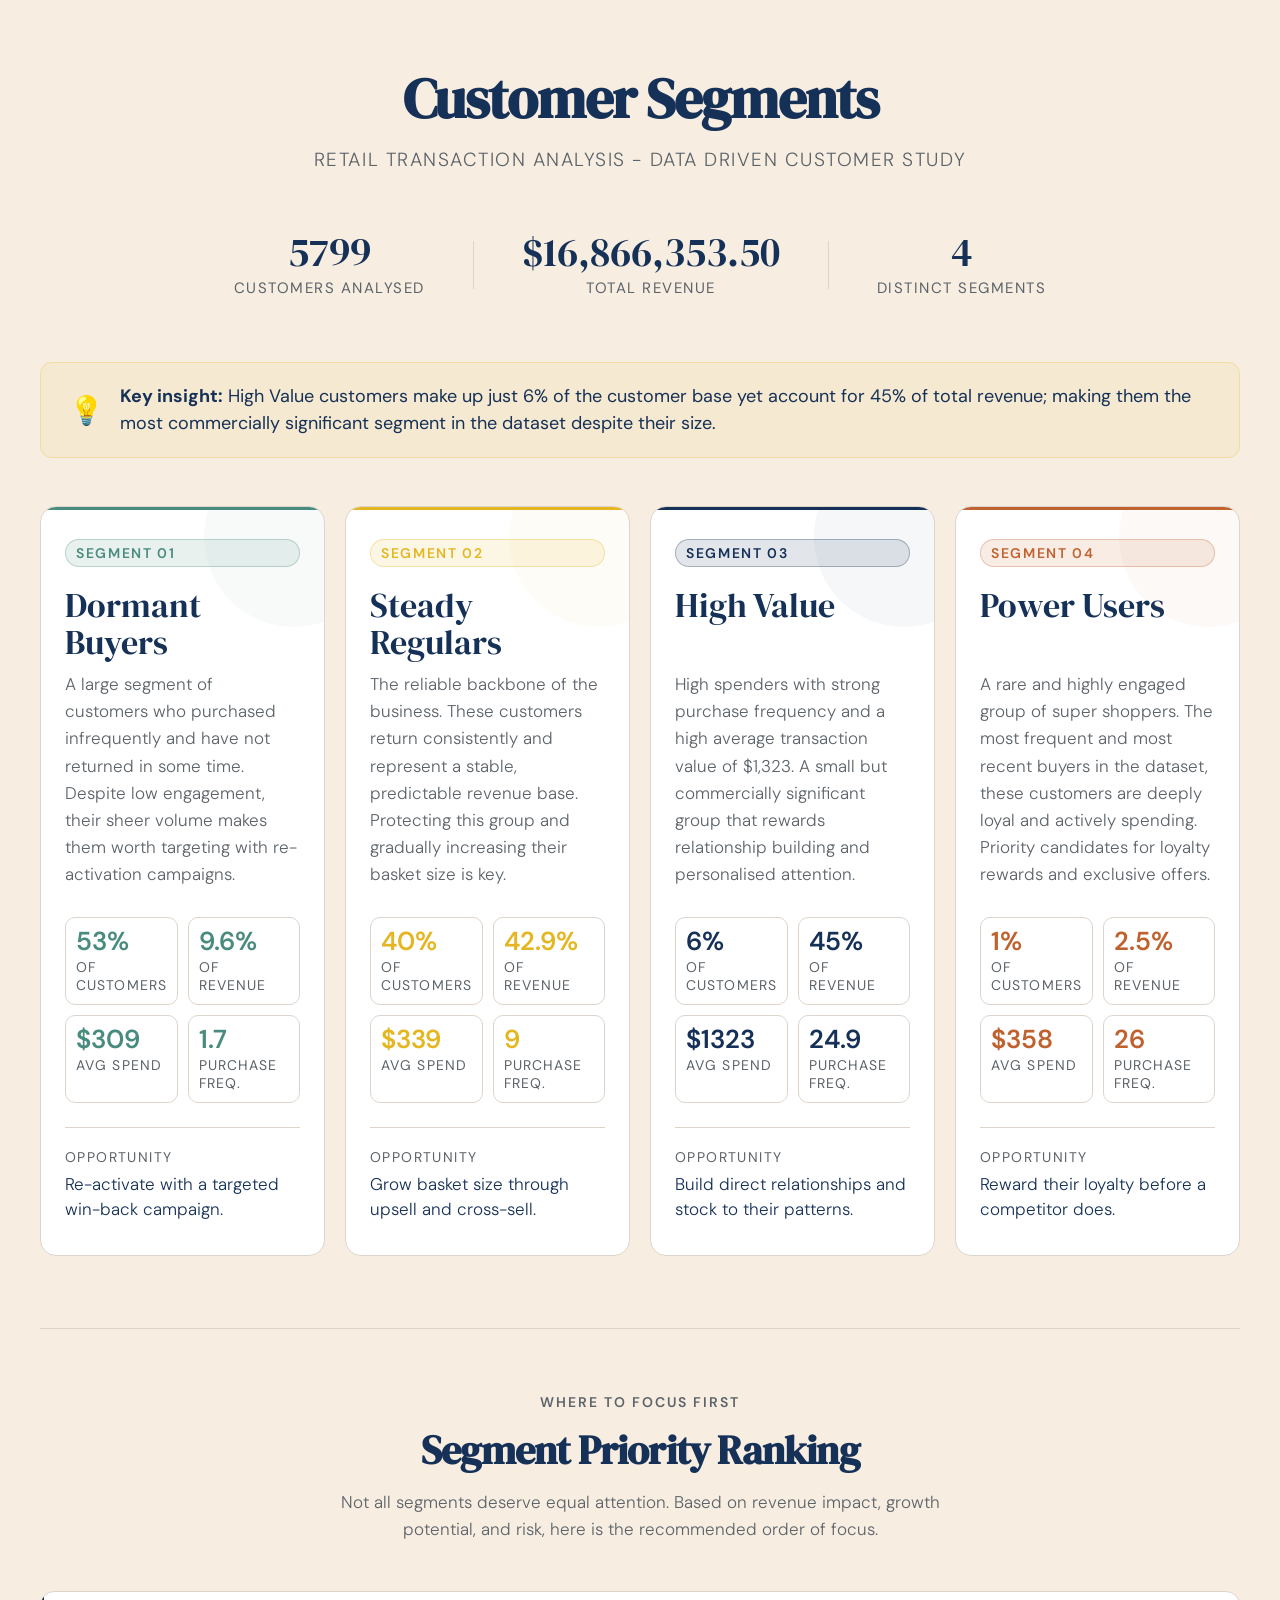
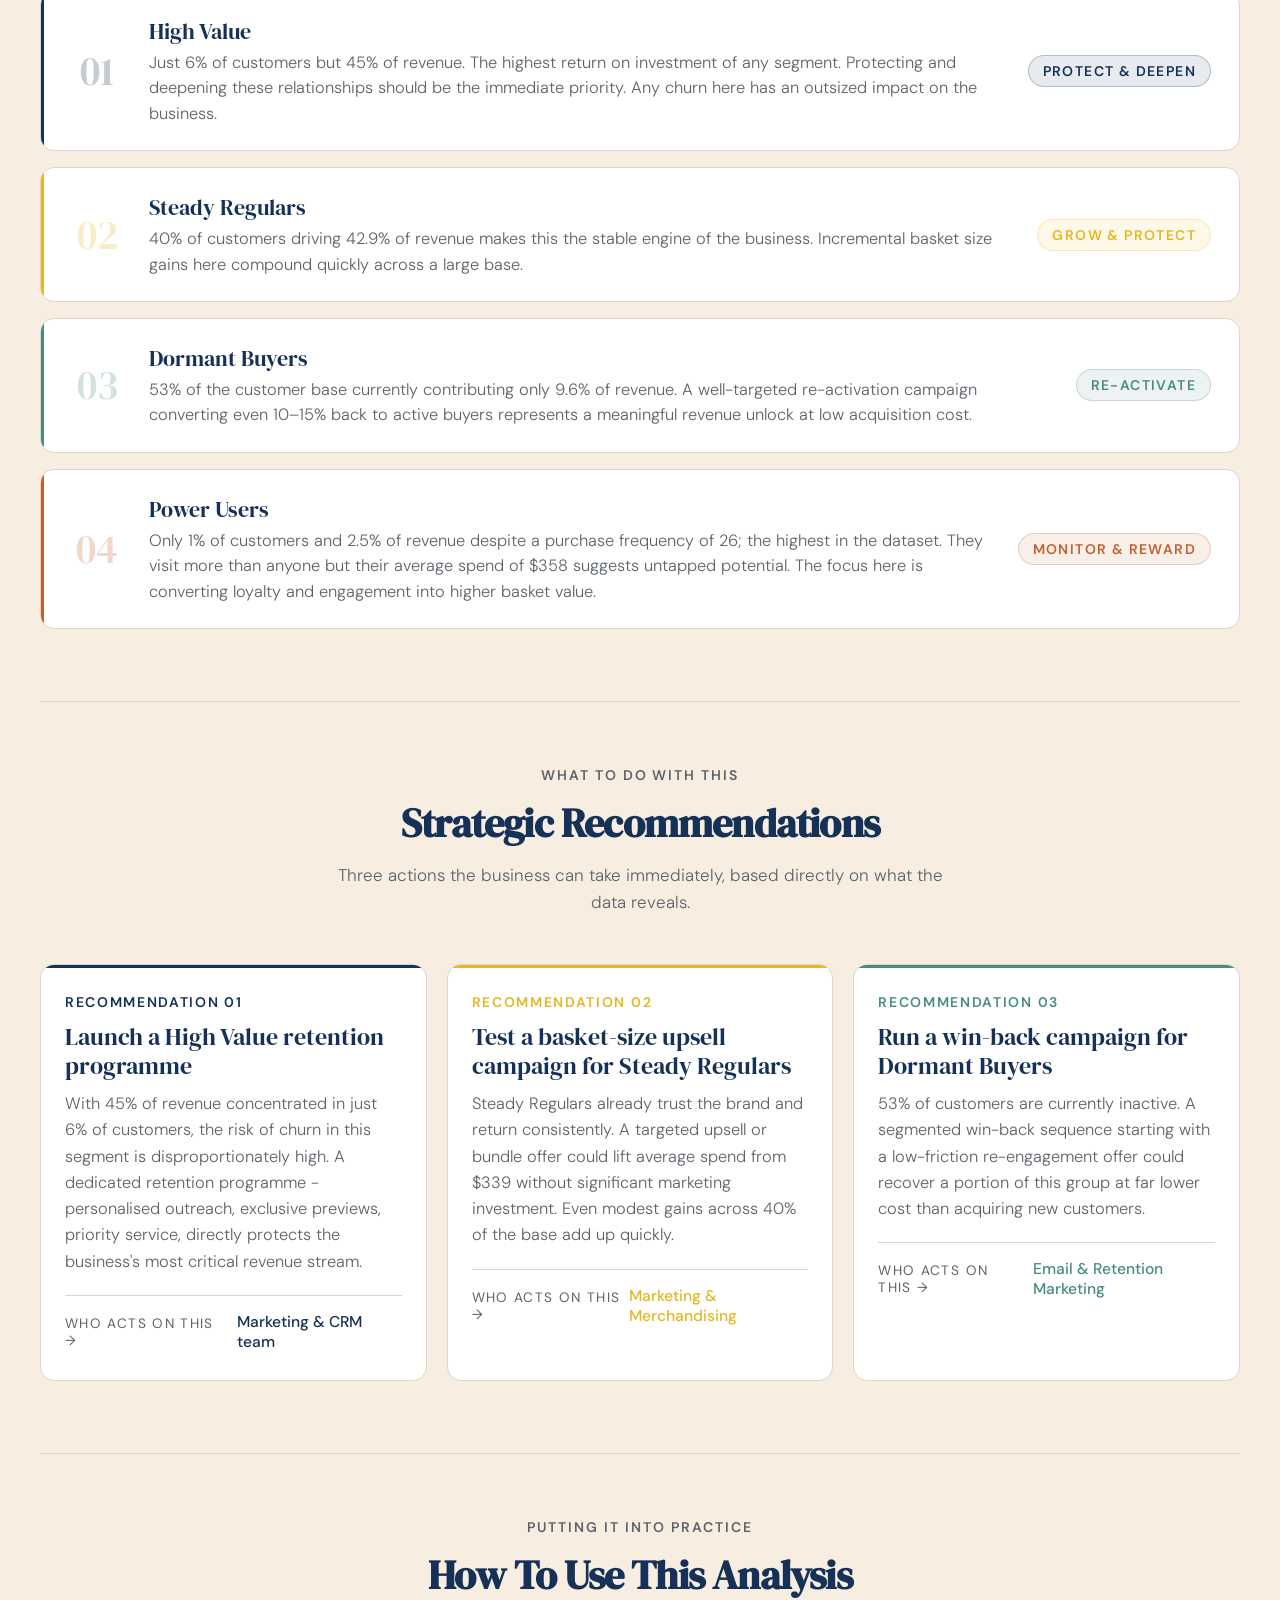
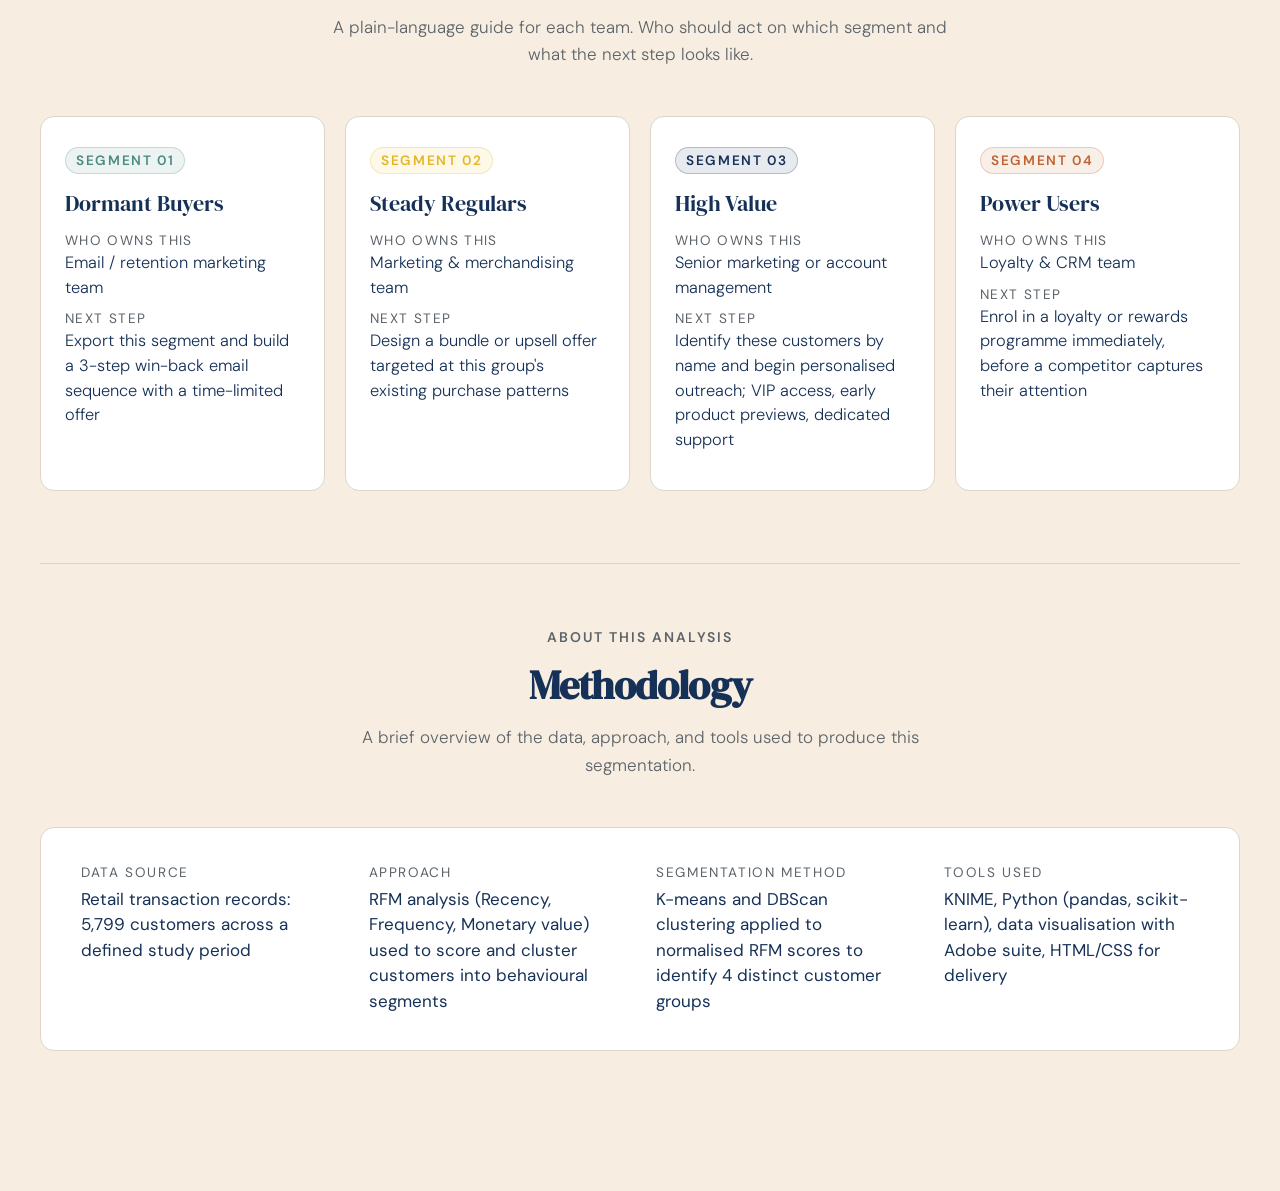
<file: index.html>
<!DOCTYPE html>
<html lang="en">
<!--check connection test-->
<head>
    <meta charset="UTF-8">
    <meta name="viewport" content="width=device-width, initial-scale=1.0">
    <title>Customer Segments</title>
    <link rel="stylesheet" href="styles.css">
</head>
<body>
    <div class="header">
        <h1>Customer Segments</h1>
        <p>Retail Transaction Analysis - Data Driven Customer Study</p>
    </div>

    <div class="headline-stats">
        <div class="headline-stat">
            <div class="value">5799</div>
            <div class="label">Customers Analysed</div>
        </div>

        <div class="divider"></div>

        <div class="headline-stat">
            <div class="value"> $16,866,353.50</div>
            <div class="label">Total Revenue</div>
        </div>

        <div class="divider"></div>

        <div class="headline-stat">
            <div class="value">4</div>
            <div class="label">Distinct Segments</div>
        </div>


    </div>

    <div class="insight-banner">
            <div class="insight-icon">💡</div>
            <div class="insight-text">
                <strong>Key insight:</strong> High Value customers make up just 6% of the customer base yet account for 45% of total revenue; making them the most commercially significant segment in the dataset despite their size.
            </div>
    </div>

    <div class="grid">
        <div class="card one-time">
            <div class="card-tag">Segment 01</div>
            <div class="card-name">Dormant Buyers</div>
            <div class="card-desc">A large segment of customers who purchased infrequently and have not returned in some time. Despite low engagement, their sheer volume makes them worth targeting with re-activation campaigns.</div>
            
            <div class="stats-grid">
                <div class="stat">
                    <div class="stat-value">53%</div>
                    <div class="stat-label">of Customers</div>
                </div>
                <div class="stat">
                    <div class="stat-value">9.6%</div>
                    <div class="stat-label">of Revenue</div>
                </div>
                <div class="stat">
                    <div class="stat-value">$309</div>
                    <div class="stat-label">Avg Spend</div>
                </div>
                <div class="stat">
                    <div class="stat-value">1.7</div>
                    <div class="stat-label">Purchase Freq.</div>
                </div>
            </div>

            <div class="opportunity">
                <div class="opportunity-label">Opportunity</div>
                <div class="opportunity-text">Re-activate with a targeted win-back campaign.</div>
            </div>
        </div> 
        <div class="card vip">
            <div class="card-tag">Segment 02</div>
            <div class="card-name">Steady Regulars</div>
            <div class="card-desc">The reliable backbone of the business. These customers return consistently and represent a stable, predictable revenue base. Protecting this group and gradually increasing their basket size is key.</div>
            
            <div class="stats-grid">
                <div class="stat">
                    <div class="stat-value">40%</div>
                    <div class="stat-label">of Customers</div>
                </div>
                <div class="stat">
                    <div class="stat-value">42.9%</div>
                    <div class="stat-label">of Revenue</div>
                </div>
                <div class="stat">
                    <div class="stat-value">$339</div>
                    <div class="stat-label">Avg Spend</div>
                </div>
                <div class="stat">
                    <div class="stat-value">9</div>
                    <div class="stat-label">Purchase Freq.</div>
                </div>
            </div>

            <div class="opportunity">
                <div class="opportunity-label">Opportunity</div>
                <div class="opportunity-text">Grow basket size through upsell and cross-sell.</div>
            </div>
        </div>

        <div class="card core">
            <div class="card-tag">Segment 03</div>
            <div class="card-name">High Value</div>
            <div class="card-desc">High spenders with strong purchase frequency and a high average transaction value of $1,323. A small but commercially significant group that rewards relationship building and personalised attention.</div>
            
            <div class="stats-grid">
                <div class="stat">
                    <div class="stat-value">6%</div>
                    <div class="stat-label">of Customers</div>
                </div>
                <div class="stat">
                    <div class="stat-value">45%</div>
                    <div class="stat-label">of Revenue</div>
                </div>
                <div class="stat">
                    <div class="stat-value">$1323</div>
                    <div class="stat-label">Avg Spend</div>
                </div>
                <div class="stat">
                    <div class="stat-value">24.9</div>
                    <div class="stat-label">Purchase Freq.</div>
                </div>
            </div>

            <div class="opportunity">
                <div class="opportunity-label">Opportunity</div>
                <div class="opportunity-text">Build direct relationships and stock to their patterns.</div>
            </div>
        </div>

        <div class="card potential">
            <div class="card-tag">Segment 04</div>
            <div class="card-name">Power Users</div>
            <div class="card-desc">A rare and highly engaged group of super shoppers. The most frequent and most recent buyers in the dataset, these customers are deeply loyal and actively spending. Priority candidates for loyalty rewards and exclusive offers.</div>
            
            <div class="stats-grid">
                <div class="stat">
                    <div class="stat-value">1%</div>
                    <div class="stat-label">of Customers</div>
                </div>
                <div class="stat">
                    <div class="stat-value">2.5%</div>
                    <div class="stat-label">of Revenue</div>
                </div>
                <div class="stat">
                    <div class="stat-value">$358</div>
                    <div class="stat-label">Avg Spend</div>
                </div>
                <div class="stat">
                    <div class="stat-value">26</div>
                    <div class="stat-label">Purchase Freq.</div>
                </div>
            </div>

            <div class="opportunity">
                <div class="opportunity-label">Opportunity</div>
                <div class="opportunity-text">Reward their loyalty before a competitor does.</div>
            </div>
        </div>

    </div>
    <hr class="section-divider">

    <div class="section-header">
        <div class="section-label">Where to focus first</div>
        <h2>Segment Priority Ranking</h2>
        <p>Not all segments deserve equal attention. Based on revenue impact, growth potential, and risk, here is the recommended order of focus.</p>
    </div>

    <div class="priority-list">
        <div class="priority-item p1">
            <div class="priority-rank">01</div>
            <div class="priority-body">
                <div class="priority-name">High Value</div>
                <div class="priority-rationale">Just 6% of customers but 45% of revenue. The highest return on investment of any segment. Protecting and deepening these relationships should be the immediate priority. Any churn here has an outsized impact on the business.</div>
            </div>
            <div class="priority-badge">Protect &amp; Deepen</div>
        </div>

        <div class="priority-item p2">
            <div class="priority-rank">02</div>
            <div class="priority-body">
                <div class="priority-name">Steady Regulars</div>
                <div class="priority-rationale">40% of customers driving 42.9% of revenue makes this the stable engine of the business. Incremental basket size gains here compound quickly across a large base.</div>
            </div>
            <div class="priority-badge">Grow &amp; Protect</div>
        </div>

        <div class="priority-item p3">
            <div class="priority-rank">03</div>
            <div class="priority-body">
                <div class="priority-name">Dormant Buyers</div>
                <div class="priority-rationale">53% of the customer base currently contributing only 9.6% of revenue. A well-targeted re-activation campaign converting even 10–15% back to active buyers represents a meaningful revenue unlock at low acquisition cost.</div>
            </div>
            <div class="priority-badge">Re-activate</div>
        </div>

        <div class="priority-item p4">
            <div class="priority-rank">04</div>
            <div class="priority-body">
                <div class="priority-name">Power Users</div>
                <div class="priority-rationale">Only 1% of customers and 2.5% of revenue despite a purchase frequency of 26; the highest in the dataset. They visit more than anyone but their average spend of $358 suggests untapped potential. The focus here is converting loyalty and engagement into higher basket value.</div>
            </div>
            <div class="priority-badge">Monitor &amp; Reward</div>
        </div>
    </div>

    <hr class="section-divider">

    <div class="section-header">
        <div class="section-label">What to do with this</div>
        <h2>Strategic Recommendations</h2>
        <p>Three actions the business can take immediately, based directly on what the data reveals.</p>
    </div>

    <div class="recs-grid">
        <div class="rec-card r1">
            <div class="rec-number">Recommendation 01</div>
            <div class="rec-title">Launch a High Value retention programme</div>
            <div class="rec-desc">With 45% of revenue concentrated in just 6% of customers, the risk of churn in this segment is disproportionately high. A dedicated retention programme - personalised outreach, exclusive previews, priority service, directly protects the business's most critical revenue stream.</div>
            <div class="rec-team">
                <div class="rec-team-label">Who acts on this →</div>
                <div class="rec-team-value">Marketing &amp; CRM team</div>
            </div>
        </div>

        <div class="rec-card r2">
            <div class="rec-number">Recommendation 02</div>
            <div class="rec-title">Test a basket-size upsell campaign for Steady Regulars</div>
            <div class="rec-desc">Steady Regulars already trust the brand and return consistently. A targeted upsell or bundle offer could lift average spend from $339 without significant marketing investment. Even modest gains across 40% of the base add up quickly.</div>
            <div class="rec-team">
                <div class="rec-team-label">Who acts on this →</div>
                <div class="rec-team-value">Marketing &amp; Merchandising</div>
            </div>
        </div>

        <div class="rec-card r3">
            <div class="rec-number">Recommendation 03</div>
            <div class="rec-title">Run a win-back campaign for Dormant Buyers</div>
            <div class="rec-desc">53% of customers are currently inactive. A segmented win-back sequence starting with a low-friction re-engagement offer could recover a portion of this group at far lower cost than acquiring new customers.</div>
            <div class="rec-team">
                <div class="rec-team-label">Who acts on this →</div>
                <div class="rec-team-value">Email &amp; Retention Marketing</div>
            </div>
        </div>
    </div>

    <hr class="section-divider">

    <div class="section-header">
        <div class="section-label">Putting it into practice</div>
        <h2>How To Use This Analysis</h2>
        <p>A plain-language guide for each team. Who should act on which segment and what the next step looks like.</p>
    </div>

    <div class="how-grid">
        <div class="how-card h1">
            <div class="how-segment-tag">Segment 01</div>
            <div class="how-segment-name">Dormant Buyers</div>
            <div class="how-row">
                <div class="how-row-label">Who owns this</div>
                <div class="how-row-value">Email / retention marketing team</div>
            </div>
            <div class="how-row">
                <div class="how-row-label">Next step</div>
                <div class="how-row-value">Export this segment and build a 3-step win-back email sequence with a time-limited offer</div>
            </div>
            
        </div>

        <div class="how-card h2">
            <div class="how-segment-tag">Segment 02</div>
            <div class="how-segment-name">Steady Regulars</div>
            <div class="how-row">
                <div class="how-row-label">Who owns this</div>
                <div class="how-row-value">Marketing &amp; merchandising team</div>
            </div>
            <div class="how-row">
                <div class="how-row-label">Next step</div>
                <div class="how-row-value">Design a bundle or upsell offer targeted at this group's existing purchase patterns</div>
            </div>
            
        </div>

        <div class="how-card h3">
            <div class="how-segment-tag">Segment 03</div>
            <div class="how-segment-name">High Value</div>
            <div class="how-row">
                <div class="how-row-label">Who owns this</div>
                <div class="how-row-value">Senior marketing or account management</div>
            </div>
            <div class="how-row">
                <div class="how-row-label">Next step</div>
                <div class="how-row-value">Identify these customers by name and begin personalised outreach; VIP access, early product previews, dedicated support</div>
            </div>
            
        </div>

        <div class="how-card h4">
            <div class="how-segment-tag">Segment 04</div>
            <div class="how-segment-name">Power Users</div>
            <div class="how-row">
                <div class="how-row-label">Who owns this</div>
                <div class="how-row-value">Loyalty &amp; CRM team</div>
            </div>
            <div class="how-row">
                <div class="how-row-label">Next step</div>
                <div class="how-row-value">Enrol in a loyalty or rewards programme immediately, before a competitor captures their attention</div>
            </div>
           
        </div>
    </div>

    <hr class="section-divider">

    <div class="section-header">
        <div class="section-label">About this analysis</div>
        <h2>Methodology</h2>
        <p>A brief overview of the data, approach, and tools used to produce this segmentation.</p>
    </div>

    <div class="methodology-box">
        <div class="method-item">
            <div class="method-label">Data Source</div>
            <div class="method-value">Retail transaction records: 5,799 customers across a defined study period</div>
        </div>
        <div class="method-item">
            <div class="method-label">Approach</div>
            <div class="method-value">RFM analysis (Recency, Frequency, Monetary value) used to score and cluster customers into behavioural segments</div>
        </div>
        <div class="method-item">
            <div class="method-label">Segmentation Method</div>
            <div class="method-value">K-means and DBScan clustering applied to normalised RFM scores to identify 4 distinct customer groups</div>
        </div>
        <div class="method-item">
            <div class="method-label">Tools Used</div>
            <div class="method-value">KNIME, Python (pandas, scikit-learn), data visualisation with Adobe suite, HTML/CSS for delivery</div>
        </div>
    </div>
</body>

</html>
</file>
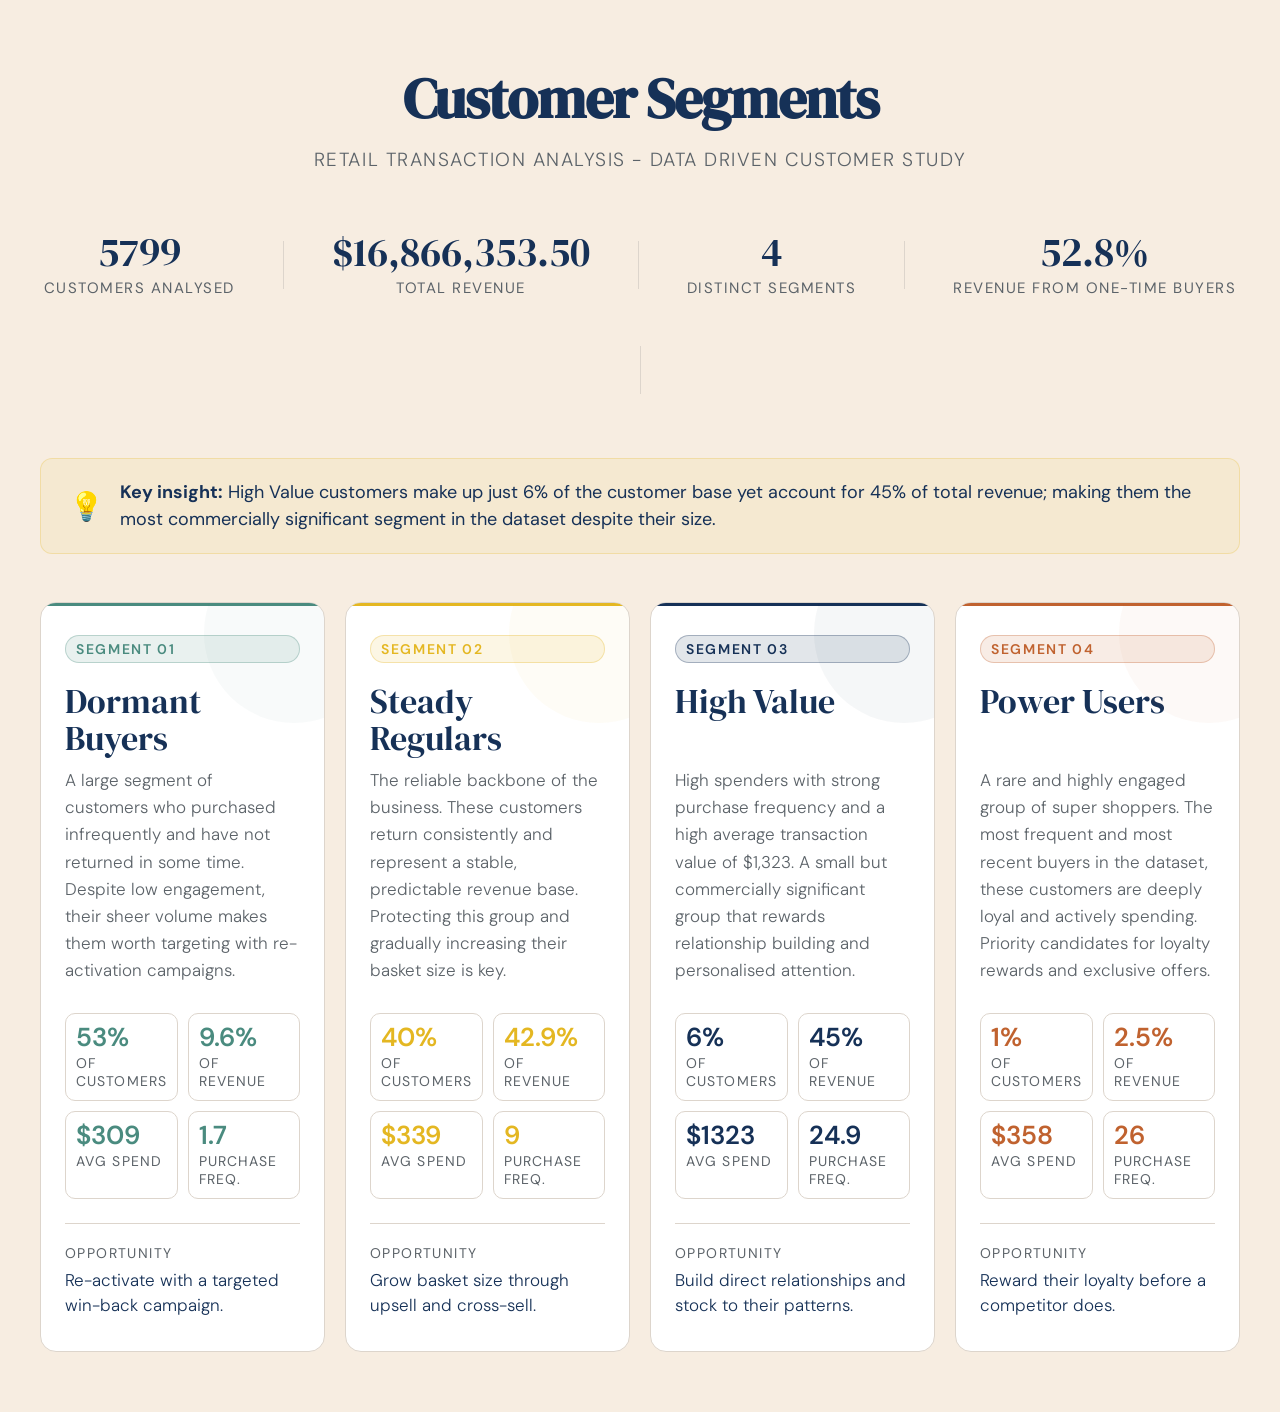
<file: segments.html>
<!DOCTYPE html>
<html lang="en">

<head>
    <meta charset="UTF-8">
    <meta name="viewport" content="width=device-width, initial-scale=1.0">
    <title>Customer Segments</title>
    <link rel="stylesheet" href="styles.css">
</head>
<body>
    <div class="header">
        <h1>Customer Segments</h1>
        <p>Retail Transaction Analysis - Data Driven Customer Study</p>
    </div>

    <div class="headline-stats">
        <div class="headline-stat">
            <div class="value">5799</div>
            <div class="label">Customers Analysed</div>
        </div>

        <div class="divider"></div>

        <div class="headline-stat">
            <div class="value"> $16,866,353.50</div>
            <div class="label">Total Revenue</div>
        </div>

        <div class="divider"></div>

        <div class="headline-stat">
            <div class="value">4</div>
            <div class="label">Distinct Segments</div>
        </div>

        <div class="divider"></div>

        <div class="headline-stat">
            <div class="value">52.8%</div>
            <div class="label">Revenue from One-Time Buyers</div>
        </div>

        <div class="divider"></div>

    </div>

    <div class="insight-banner">
            <div class="insight-icon">💡</div>
            <div class="insight-text">
                <strong>Key insight:</strong> High Value customers make up just 6% of the customer base yet account for 45% of total revenue; making them the most commercially significant segment in the dataset despite their size.
            </div>
    </div>

    <div class="grid">
        <div class="card one-time">
            <div class="card-tag">Segment 01</div>
            <div class="card-name">Dormant Buyers</div>
            <div class="card-desc">A large segment of customers who purchased infrequently and have not returned in some time. Despite low engagement, their sheer volume makes them worth targeting with re-activation campaigns.</div>
            
            <div class="stats-grid">
                <div class="stat">
                    <div class="stat-value">53%</div>
                    <div class="stat-label">of Customers</div>
                </div>
                <div class="stat">
                    <div class="stat-value">9.6%</div>
                    <div class="stat-label">of Revenue</div>
                </div>
                <div class="stat">
                    <div class="stat-value">$309</div>
                    <div class="stat-label">Avg Spend</div>
                </div>
                <div class="stat">
                    <div class="stat-value">1.7</div>
                    <div class="stat-label">Purchase Freq.</div>
                </div>
            </div>

            <div class="opportunity">
                <div class="opportunity-label">Opportunity</div>
                <div class="opportunity-text">Re-activate with a targeted win-back campaign.</div>
            </div>
        </div> 
        <div class="card vip">
            <div class="card-tag">Segment 02</div>
            <div class="card-name">Steady Regulars</div>
            <div class="card-desc">The reliable backbone of the business. These customers return consistently and represent a stable, predictable revenue base. Protecting this group and gradually increasing their basket size is key.</div>
            
            <div class="stats-grid">
                <div class="stat">
                    <div class="stat-value">40%</div>
                    <div class="stat-label">of Customers</div>
                </div>
                <div class="stat">
                    <div class="stat-value">42.9%</div>
                    <div class="stat-label">of Revenue</div>
                </div>
                <div class="stat">
                    <div class="stat-value">$339</div>
                    <div class="stat-label">Avg Spend</div>
                </div>
                <div class="stat">
                    <div class="stat-value">9</div>
                    <div class="stat-label">Purchase Freq.</div>
                </div>
            </div>

            <div class="opportunity">
                <div class="opportunity-label">Opportunity</div>
                <div class="opportunity-text">Grow basket size through upsell and cross-sell.</div>
            </div>
        </div>

        <div class="card core">
            <div class="card-tag">Segment 03</div>
            <div class="card-name">High Value</div>
            <div class="card-desc">High spenders with strong purchase frequency and a high average transaction value of $1,323. A small but commercially significant group that rewards relationship building and personalised attention.</div>
            
            <div class="stats-grid">
                <div class="stat">
                    <div class="stat-value">6%</div>
                    <div class="stat-label">of Customers</div>
                </div>
                <div class="stat">
                    <div class="stat-value">45%</div>
                    <div class="stat-label">of Revenue</div>
                </div>
                <div class="stat">
                    <div class="stat-value">$1323</div>
                    <div class="stat-label">Avg Spend</div>
                </div>
                <div class="stat">
                    <div class="stat-value">24.9</div>
                    <div class="stat-label">Purchase Freq.</div>
                </div>
            </div>

            <div class="opportunity">
                <div class="opportunity-label">Opportunity</div>
                <div class="opportunity-text">Build direct relationships and stock to their patterns.</div>
            </div>
        </div>

        <div class="card potential">
            <div class="card-tag">Segment 04</div>
            <div class="card-name">Power Users</div>
            <div class="card-desc">A rare and highly engaged group of super shoppers. The most frequent and most recent buyers in the dataset, these customers are deeply loyal and actively spending. Priority candidates for loyalty rewards and exclusive offers.</div>
            
            <div class="stats-grid">
                <div class="stat">
                    <div class="stat-value">1%</div>
                    <div class="stat-label">of Customers</div>
                </div>
                <div class="stat">
                    <div class="stat-value">2.5%</div>
                    <div class="stat-label">of Revenue</div>
                </div>
                <div class="stat">
                    <div class="stat-value">$358</div>
                    <div class="stat-label">Avg Spend</div>
                </div>
                <div class="stat">
                    <div class="stat-value">26</div>
                    <div class="stat-label">Purchase Freq.</div>
                </div>
            </div>

            <div class="opportunity">
                <div class="opportunity-label">Opportunity</div>
                <div class="opportunity-text">Reward their loyalty before a competitor does.</div>
            </div>
        </div>

    </div>
</body>
</html>
</file>
<file: styles.css>
@import url('https://fonts.googleapis.com/css2?family=DM+Serif+Display&family=DM+Sans:wght@300;400;500;600&display=swap');

*, *::before, *::after {
    box-sizing: border-box;
    margin: 0;
    padding: 0;
}

:root {
    --bg : #f7ede1;
    --surface: #ffffff;
    --border: #ddd5cc;
    --text: #163157;
    --muted: #5c6369;
}
html {
  font-size: 20px;
}

body {
    background: var(--bg);
    color: var(--text);
    font-family: 'DM Sans', sans-serif;
    min-height: 100vh;
    padding: 60px 40px;
}

.header {
  text-align: center;
  margin-bottom: 60px;
}

.header h1 {
  font-family: 'DM Serif Display', serif;
  font-size: 2.8rem;
  letter-spacing: -0.02em;
  margin-bottom: 10px;
}

.header p {
  color: var(--muted);
  font-size: 0.95rem;
  font-weight: 300;
  letter-spacing: 0.08em;
  text-transform: uppercase;
}

.headline-stats {
  display: flex;
  justify-content: center;
  align-items: center;
  gap: 48px;
  margin-bottom: 64px;
  flex-wrap: wrap;
}

.headline-stat {
  text-align: center;
}

.headline-stat .value {
  font-family: 'DM Serif Display', serif;
  font-size: 2rem;
  line-height: 1;
  margin-bottom: 6px;
}

.headline-stat .label {
  font-size: 0.75rem;
  color: var(--muted);
  text-transform: uppercase;
  letter-spacing: 0.1em;
}

.divider {
  width: 1px;
  height: 48px;
  background: var(--border);
}

.insight-banner {
  max-width: 1200px;
  margin: 0 auto 48px;
  background: color-mix(in srgb, #e4b722 8%, transparent);
  border: 1px solid color-mix(in srgb, #e4b722 25%, transparent);
  border-radius: 12px;
  padding: 20px 28px;
  display: flex;
  align-items: center;
  gap: 16px;
}

.insight-icon {
  font-size: 1.4rem;
  flex-shrink: 0;
}

.insight-text {
  font-size: 0.9rem;
  line-height: 1.5;
}

.insight-text strong {
  color: #163157;
}

.grid {
  display: grid;
  align-items: stretch;
  grid-template-columns: repeat(auto-fit, minmax(280px, 1fr));
  gap: 20px;
  max-width: 1200px;
  margin: 0 auto;
}

.card {
  background: var(--surface);
  border: 1px solid var(--border);
  border-radius: 16px;
  padding: 32px 24px;
  position: relative;
  overflow: hidden;
  display: flex;
  flex-direction: column;
  transition: transform 0.2s ease, border-color 0.2s ease;
}

.card:hover {
  transform: translateY(-4px);
  border-color: var(--accent);
}

.card::before {
  content: '';
  position: absolute;
  top: 0; left: 0; right: 0;
  height: 3px;
  background: var(--accent);
}

.card::after {
  content: '';
  position: absolute;
  top: -60px; right: -60px;
  width: 180px; height: 180px;
  border-radius: 50%;
  background: var(--accent);
  opacity: 0.04;
}

.card.one-time { --accent: #4a8b7f; }
.card.vip      { --accent: #e4b722; }
.card.core     { --accent: #163157; }
.card.potential{ --accent: #c0622f; }

.card-tag {
  display: inline-block;
  font-size: 0.7rem;
  font-weight: 600;
  letter-spacing: 0.12em;
  text-transform: uppercase;
  color: var(--accent);
  background: color-mix(in srgb, var(--accent) 12%, transparent);
  border: 1px solid color-mix(in srgb, var(--accent) 30%, transparent);
  padding: 4px 10px;
  border-radius: 20px;
  margin-bottom: 20px;
}

.card-name {
  font-family: 'DM Serif Display', serif;
  font-size: 1.7rem;
  line-height: 1.1;
  margin-bottom: 8px;
  min-height: 3.8rem;
}

.card-desc {
  font-size: 0.85rem;
  color: var(--muted);
  line-height: 1.6;
  margin-bottom: 28px;
  font-weight: 300;
  flex: 1;
  min-height: 120p
}

.stats-grid {
  display: grid;
  grid-template-columns: 1fr 1fr;
  gap: 10px;
  margin-bottom: 24px;
}

.stat {
  background: rgba(255,255,255,0.03);
  border: 1px solid var(--border);
  border-radius: 10px;
  padding: 10px;
  min-width: 0;
}

.stat .stat-value {
  font-size: 1.3rem;
  font-weight: 600;
  color: var(--accent);
  line-height: 1;
  margin-bottom: 4px;
}

.stat .stat-label {
  font-size: 0.7rem;
  color: var(--muted);
  text-transform: uppercase;
  letter-spacing: 0.08em;
}

.opportunity {
  border-top: 1px solid var(--border);
  padding-top: 20px;
}

.opportunity-label {
  font-size: 0.7rem;
  text-transform: uppercase;
  letter-spacing: 0.1em;
  color: var(--muted);
  margin-bottom: 6px;
}

.opportunity-text {
  font-size: 0.85rem;
  line-height: 1.5;
  font-weight: 300;
}

.section-divider {
    max-width: 1200px;
    margin: 72px auto 0;
    border: none;
    border-top: 1px solid var(--border);
}

.section-header {
    text-align: center;
    margin: 64px auto 48px;
    max-width: 640px;
}

.section-label {
    font-size: 0.7rem;
    font-weight: 600;
    letter-spacing: 0.14em;
    text-transform: uppercase;
    color: var(--muted);
    margin-bottom: 12px;
}

.section-header h2 {
    font-family: 'DM Serif Display', serif;
    font-size: 2rem;
    letter-spacing: -0.02em;
    margin-bottom: 12px;
}

.section-header p {
    font-size: 0.85rem;
    color: var(--muted);
    line-height: 1.6;
    font-weight: 300;
}

.priority-list {
    max-width: 1200px;
    margin: 0 auto;
    display: flex;
    flex-direction: column;
    gap: 16px;
}

.priority-item {
    background: var(--surface);
    border: 1px solid var(--border);
    border-radius: 14px;
    padding: 24px 28px;
    display: grid;
    grid-template-columns: 56px 1fr auto;
    align-items: center;
    gap: 24px;
    position: relative;
    overflow: hidden;
    transition: transform 0.2s ease;
}

.priority-item:hover { transform: translateX(4px); }

.priority-item::before {
    content: '';
    position: absolute;
    left: 0; top: 0; bottom: 0;
    width: 3px;
    background: var(--item-accent);
    border-radius: 3px 0 0 3px;
}

.priority-item.p1 { --item-accent: #163157; }
.priority-item.p2 { --item-accent: #e4b722; }
.priority-item.p3 { --item-accent: #4a8b7f; }
.priority-item.p4 { --item-accent: #c0622f; }

.priority-rank {
    font-family: 'DM Serif Display', serif;
    font-size: 2rem;
    color: color-mix(in srgb, var(--item-accent) 25%, transparent);
    line-height: 1;
    text-align: center;
}

.priority-name {
    font-family: 'DM Serif Display', serif;
    font-size: 1.1rem;
    margin-bottom: 4px;
}

.priority-rationale {
    font-size: 0.82rem;
    color: var(--muted);
    line-height: 1.55;
    font-weight: 300;
}

.priority-badge {
    font-size: 0.7rem;
    font-weight: 600;
    letter-spacing: 0.1em;
    text-transform: uppercase;
    color: var(--item-accent);
    background: color-mix(in srgb, var(--item-accent) 10%, transparent);
    border: 1px solid color-mix(in srgb, var(--item-accent) 25%, transparent);
    padding: 6px 14px;
    border-radius: 20px;
    white-space: nowrap;
}

.recs-grid {
    max-width: 1200px;
    margin: 0 auto;
    display: grid;
    grid-template-columns: repeat(auto-fit, minmax(300px, 1fr));
    gap: 20px;
}

.rec-card {
    background: var(--surface);
    border: 1px solid var(--border);
    border-radius: 14px;
    padding: 28px 24px;
    position: relative;
    overflow: hidden;
}

.rec-card::before {
    content: '';
    position: absolute;
    top: 0; left: 0; right: 0;
    height: 3px;
    background: var(--rec-accent);
}

.rec-card.r1 { --rec-accent: #163157; }
.rec-card.r2 { --rec-accent: #e4b722; }
.rec-card.r3 { --rec-accent: #4a8b7f; }

.rec-number {
    font-size: 0.7rem;
    font-weight: 600;
    letter-spacing: 0.12em;
    text-transform: uppercase;
    color: var(--rec-accent);
    margin-bottom: 12px;
}

.rec-title {
    font-family: 'DM Serif Display', serif;
    font-size: 1.2rem;
    margin-bottom: 10px;
    line-height: 1.2;
}

.rec-desc {
    font-size: 0.82rem;
    color: var(--muted);
    line-height: 1.6;
    font-weight: 300;
    margin-bottom: 20px;
}

.rec-team {
    display: flex;
    align-items: center;
    gap: 8px;
    padding-top: 16px;
    border-top: 1px solid var(--border);
}

.rec-team-label {
    font-size: 0.68rem;
    text-transform: uppercase;
    letter-spacing: 0.1em;
    color: var(--muted);
}

.rec-team-value {
    font-size: 0.78rem;
    font-weight: 500;
    color: var(--rec-accent);
}

.how-grid {
    max-width: 1200px;
    margin: 0 auto;
    display: grid;
    grid-template-columns: repeat(auto-fit, minmax(240px, 1fr));
    gap: 20px;
}

.how-card {
    background: var(--surface);
    border: 1px solid var(--border);
    border-radius: 14px;
    padding: 28px 24px;
}

.how-segment-tag {
    display: inline-block;
    font-size: 0.68rem;
    font-weight: 600;
    letter-spacing: 0.12em;
    text-transform: uppercase;
    color: var(--how-accent);
    background: color-mix(in srgb, var(--how-accent) 10%, transparent);
    border: 1px solid color-mix(in srgb, var(--how-accent) 25%, transparent);
    padding: 4px 10px;
    border-radius: 20px;
    margin-bottom: 14px;
}

.how-card.h1 { --how-accent: #4a8b7f; }
.how-card.h2 { --how-accent: #e4b722; }
.how-card.h3 { --how-accent: #163157; }
.how-card.h4 { --how-accent: #c0622f; }

.how-segment-name {
    font-family: 'DM Serif Display', serif;
    font-size: 1.1rem;
    margin-bottom: 14px;
}

.how-row { margin-bottom: 10px; }

.how-row-label {
    font-size: 0.68rem;
    text-transform: uppercase;
    letter-spacing: 0.1em;
    color: var(--muted);
    margin-bottom: 2px;
}

.how-row-value {
    font-size: 0.82rem;
    line-height: 1.5;
    font-weight: 300;
}

.methodology-box {
    max-width: 1200px;
    margin: 0 auto 80px;
    background: var(--surface);
    border: 1px solid var(--border);
    border-radius: 14px;
    padding: 36px 40px;
    display: grid;
    grid-template-columns: repeat(auto-fit, minmax(200px, 1fr));
    gap: 32px;
}

.method-label {
    font-size: 0.68rem;
    text-transform: uppercase;
    letter-spacing: 0.12em;
    color: var(--muted);
    margin-bottom: 6px;
}

.method-value {
    font-size: 0.85rem;
    line-height: 1.5;
}

@media (max-width: 600px) {
    body {
        padding: 40px 20px;
    }
    .headline-stats {
        gap: 24px;
    }
    .divider {
        display: none;
    }
}
</file>
